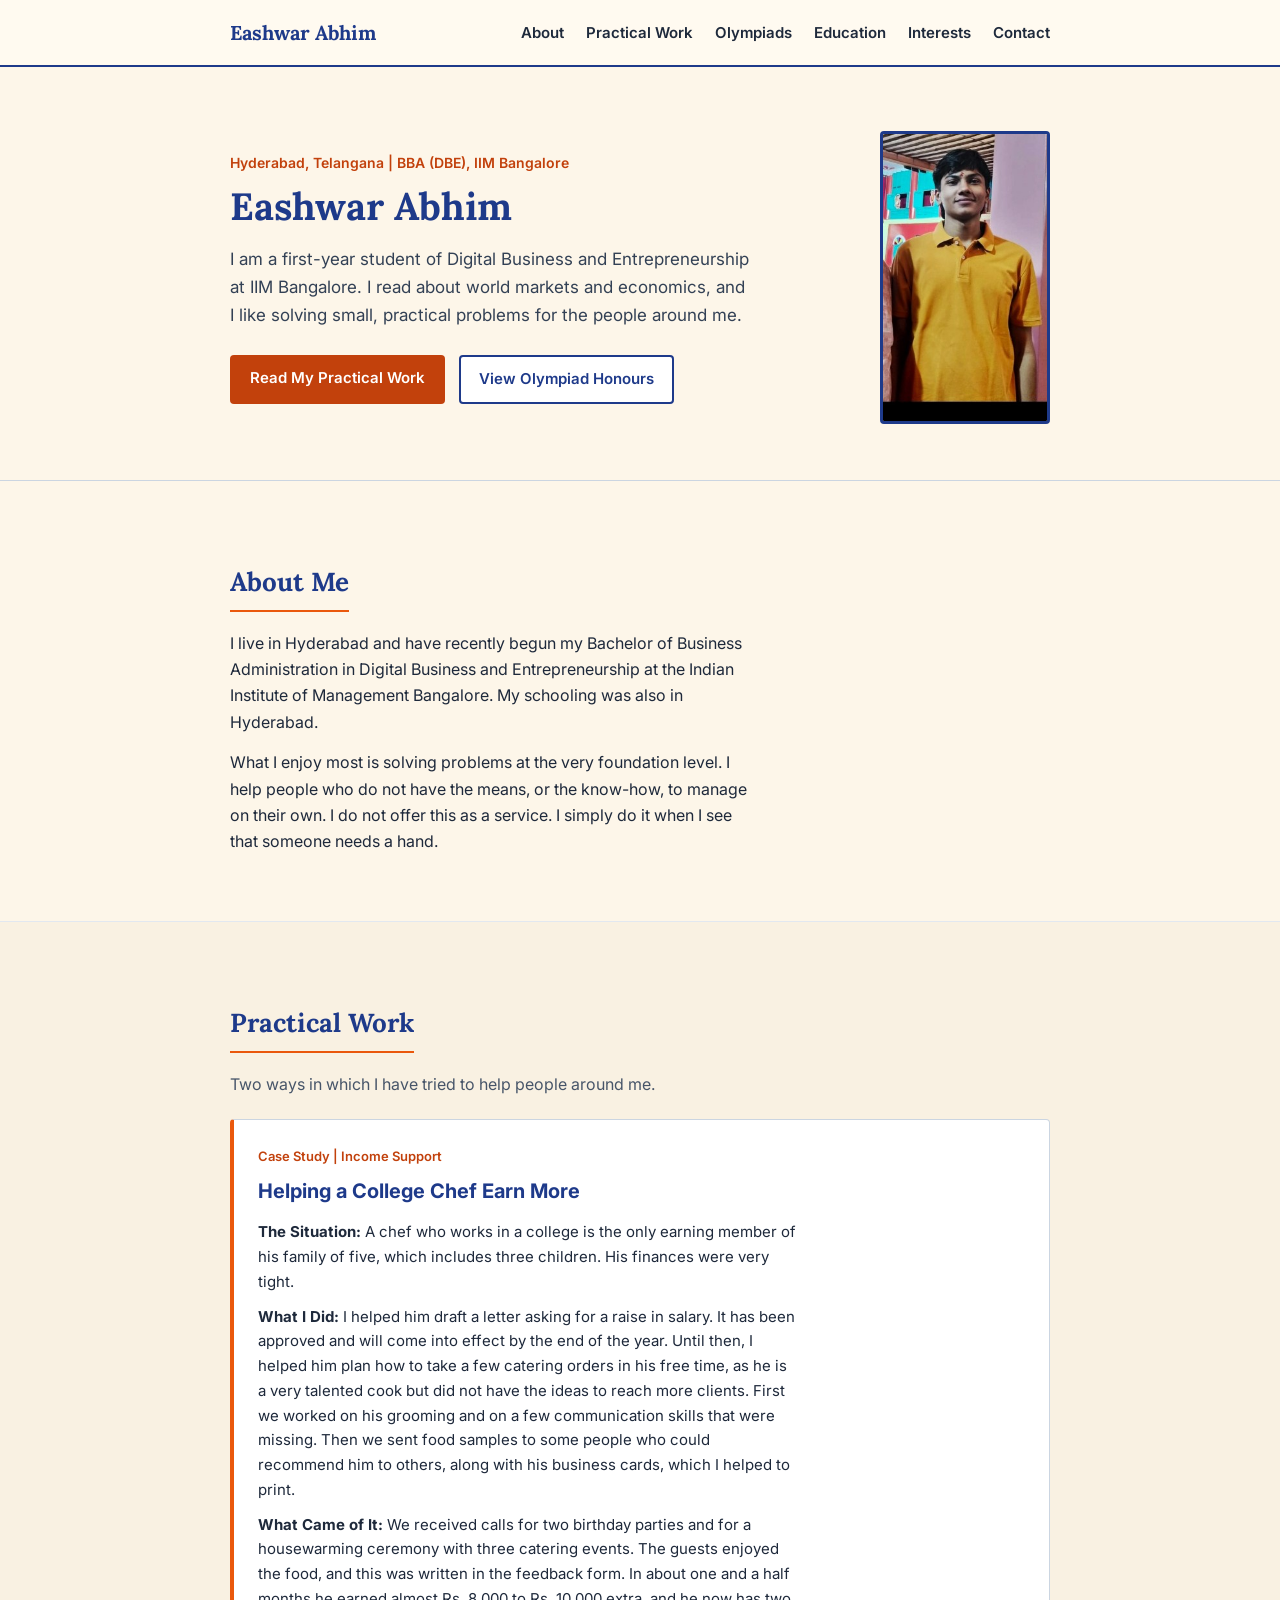
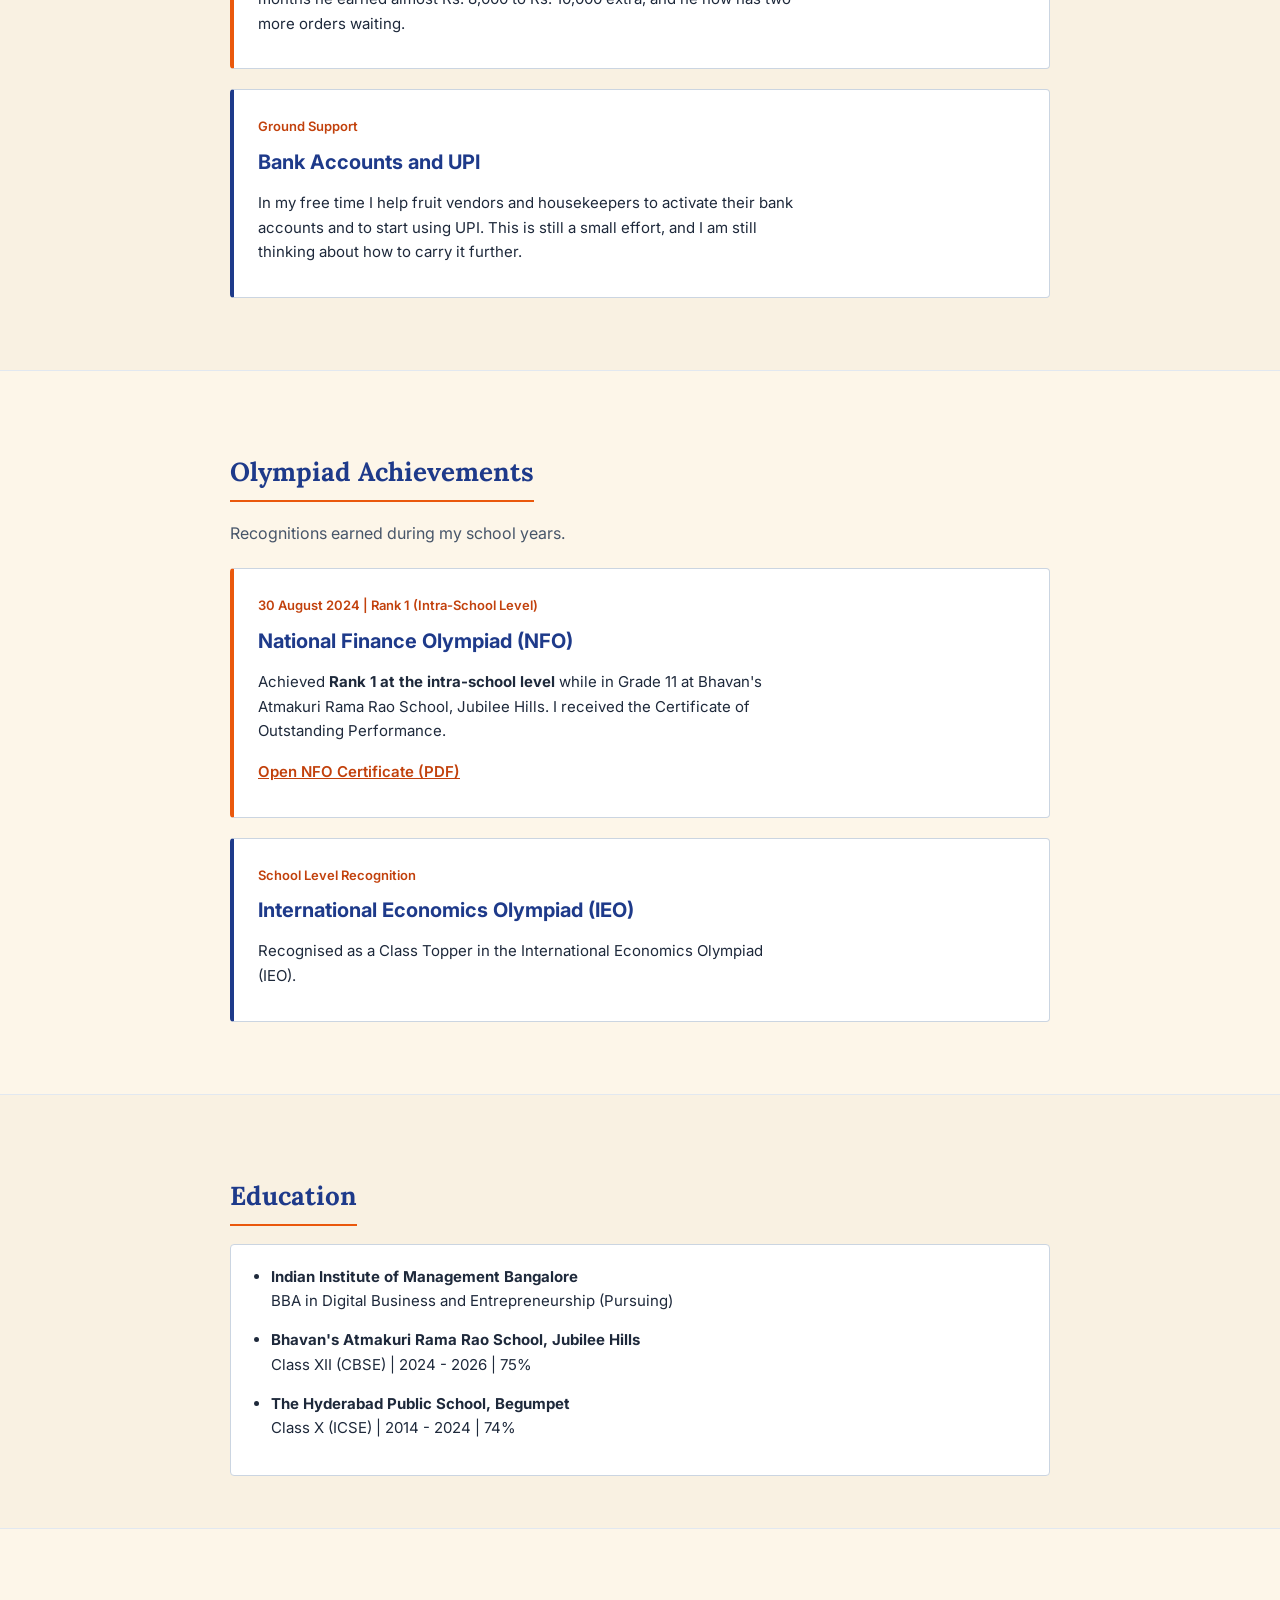
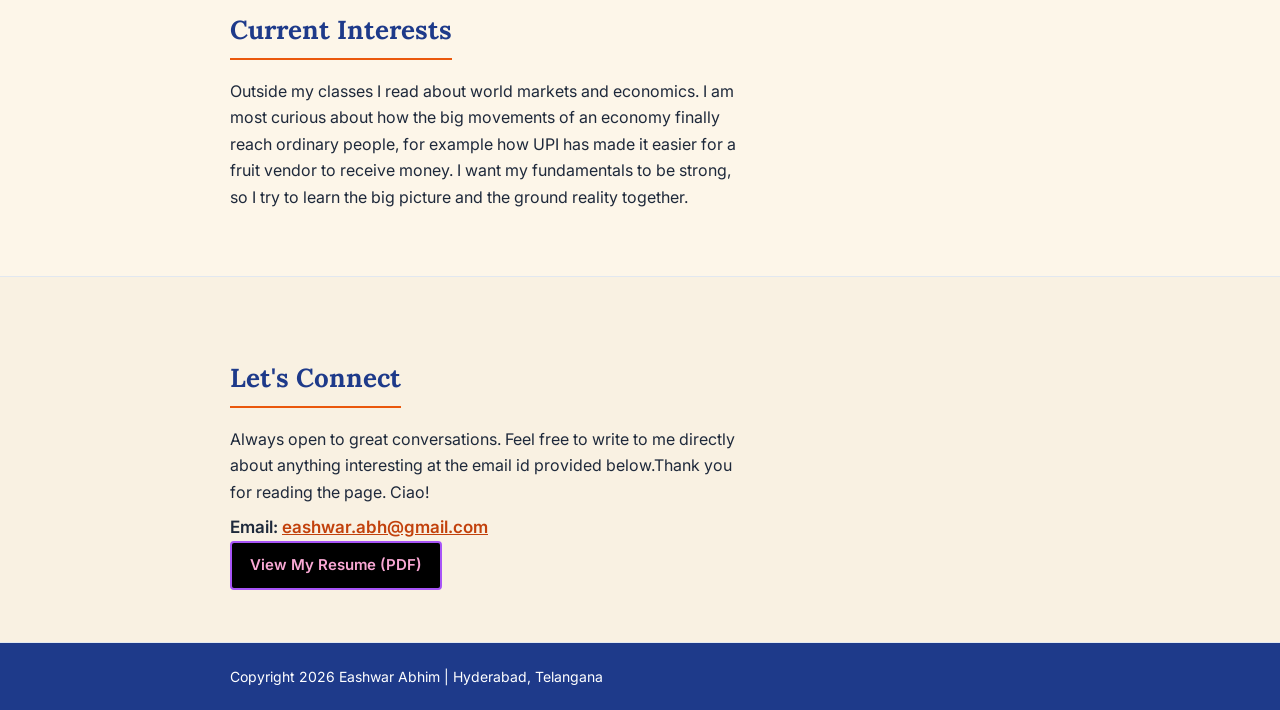
<file: index.html>
<!DOCTYPE html>
<html lang="en">
<head>
  <meta charset="UTF-8">
  <meta name="viewport" content="width=device-width, initial-scale=1.0">
  <title>Eashwar Abhim | Personal Portfolio</title>
  <!-- google fonts -->
  <link href="https://fonts.googleapis.com/css2?family=Inter:wght@400;600;700&family=Lora:wght@600;700&display=swap" rel="stylesheet">
  <link rel="stylesheet" href="style.css">
</head>
<body>

  <!-- navigation bar -->
  <header id="top-header">
    <div class="nav-container">
      <a href="#hero" class="site-logo">Eashwar Abhim</a>
      <nav class="main-nav">
        <a href="#about">About</a>
        <a href="#field-work">Practical Work</a>
        <a href="#achievements">Olympiads</a>
        <a href="#education">Education</a>
        <a href="#notes">Interests</a>
        <a href="#contact">Contact</a>
      </nav>
    </div>
  </header>

  <main>

    <!-- hero section -->
    <section id="hero" class="hero-section">
      <div class="container hero-layout">
        <div class="hero-text">
        <p class="location-tag">Hyderabad, Telangana | BBA (DBE), IIM Bangalore</p>
        <h1>Eashwar Abhim</h1>
        <p class="hero-summary">
          I am a first-year student of Digital Business and Entrepreneurship at IIM Bangalore. I read about world markets and economics, and I like solving small, practical problems for the people around me.
        </p>
        <div class="hero-actions">
          <a href="#field-work" class="btn-primary">Read My Practical Work</a>
          <a href="#achievements" class="btn-secondary">View Olympiad Honours</a>
        </div>
        </div>
        <img src="./photo.jpg" alt="Photo of Eashwar Abhim" width="170" class="hero-photo">
      </div>
    </section>

    <!-- about section -->
    <section id="about" class="content-section">
      <div class="container">
        <h2>About Me</h2>
        <div class="text-block">
          <p>
            I live in Hyderabad and have recently begun my Bachelor of Business Administration in Digital Business and Entrepreneurship at the Indian Institute of Management Bangalore. My schooling was also in Hyderabad.
          </p>
          <p>
            What I enjoy most is solving problems at the very foundation level. I help people who do not have the means, or the know-how, to manage on their own. I do not offer this as a service. I simply do it when I see that someone needs a hand.
          </p>
        </div>
      </div>
    </section>

    <!-- practical work section -->
    <section id="field-work" class="content-section alt-bg">
      <div class="container">
        <h2>Practical Work</h2>
        <p class="section-intro">Two ways in which I have tried to help people around me.</p>

        <!-- first case study -->
        <article class="work-card featured-card">
          <span class="tag-badge">Case Study | Income Support</span>
          <h3>Helping a College Chef Earn More</h3>
          <p>
            <strong>The Situation:</strong> A chef who works in a college is the only earning member of his family of five, which includes three children. His finances were very tight.
          </p>
          <p>
            <strong>What I Did:</strong> I helped him draft a letter asking for a raise in salary. It has been approved and will come into effect by the end of the year. Until then, I helped him plan how to take a few catering orders in his free time, as he is a very talented cook but did not have the ideas to reach more clients. First we worked on his grooming and on a few communication skills that were missing. Then we sent food samples to some people who could recommend him to others, along with his business cards, which I helped to print.
          </p>
          <p>
            <strong>What Came of It:</strong> We received calls for two birthday parties and for a housewarming ceremony with three catering events. The guests enjoyed the food, and this was written in the feedback form. In about one and a half months he earned almost Rs. 8,000 to Rs. 10,000 extra, and he now has two more orders waiting.
          </p>
        </article>

        <!-- second card -->
        <article class="work-card">
          <span class="tag-badge">Ground Support</span>
          <h3>Bank Accounts and UPI</h3>
          <p>
            In my free time I help fruit vendors and housekeepers to activate their bank accounts and to start using UPI. This is still a small effort, and I am still thinking about how to carry it further.
          </p>
        </article>
      </div>
    </section>

    <!-- olympiad section -->
    <section id="achievements" class="content-section">
      <div class="container">
        <h2>Olympiad Achievements</h2>
        <p class="section-intro">Recognitions earned during my school years.</p>

        <article class="work-card featured-card">
          <span class="tag-badge">30 August 2024 | Rank 1 (Intra-School Level)</span>
          <h3>National Finance Olympiad (NFO)</h3>
          <p>
            Achieved <strong>Rank 1 at the intra-school level</strong> while in Grade 11 at Bhavan's Atmakuri Rama Rao School, Jubilee Hills. I received the Certificate of Outstanding Performance.
          </p>
          <p>
            <a href="./nfo-certificate.pdf" class="cert-link">Open NFO Certificate (PDF)</a>
          </p>
        </article>

      <article class="work-card">
          <span class="tag-badge">School Level Recognition</span>
          <h3>International Economics Olympiad (IEO)</h3>
          <p>
            Recognised as a Class Topper in the International Economics Olympiad (IEO).
          </p>
        </article>
      </div>
    </section>

    <!-- education section -->
    <section id="education" class="content-section alt-bg">
      <div class="container">
        <h2>Education</h2>
        <div class="info-box">
          <ul class="clean-list">
            <li>
              <strong>Indian Institute of Management Bangalore</strong><br>
              BBA in Digital Business and Entrepreneurship (Pursuing)
            </li>
            <li>
              <strong>Bhavan's Atmakuri Rama Rao School, Jubilee Hills</strong><br/>
              Class XII (CBSE) | 2024 - 2026 | 75%
            </li>
            <li>
              <strong>The Hyderabad Public School, Begumpet</strong><br>
              Class X (ICSE) | 2014 - 2024 | 74%
            </li>
          </ul>
        </div>
      </div>
    </section>

    <!-- interests section -->
    <section id="notes" class="content-section">
      <div class="container">
        <h2>Current Interests</h2>
        <div class="text-block">
          <p>
            Outside my classes I read about world markets and economics. I am most curious about how the big movements of an economy finally reach ordinary people, for example how UPI has made it easier for a fruit vendor to receive money. I want my fundamentals to be strong, so I try to learn the big picture and the ground reality together.
          </p>
        </div>
      </div>
    </section>

    <!-- contact section -->
    <section id="contact" class="content-section alt-bg">
      <div class="container">
        <h2>Let's Connect</h2>
        <p class="text-block">
          Always open to great conversations. Feel free to write to me directly about anything interesting at the email id provided below.Thank you for reading the page. Ciao!
        </p>
        <p class="email-line" style="margin-top: 8px;">
          Email: <a href="mailto:eashwar.abh@gmail.com">eashwar.abh@gmail.com</a>
        </p>
        <p>
          <a href="./resume.pdf" class="btn-resume">View My Resume (PDF)</a>
        </p>
      </div>
    </section>

  </main>

  <!-- footer -->
  <footer id="site-footer">
    <div class="container">
      <p>Copyright 2026 Eashwar Abhim | Hyderabad, Telangana</p>
    </div>
  </footer>

</body>
</html>
</file>
<file: style.css>
/* basic reset */
* {
  box-sizing: border-box;
  margin: 0;
  padding: 0;
}

body {
  font-family: 'Inter', Arial, sans-serif;
  background-color: #fdf6e9;
  color: #1e293b;
  line-height: 1.65;
  font-size: 16px;
}

/* container keeps the lines short and easy to read */
.container {
  width: 90%;
  max-width: 820px;
  margin: 0 auto;
}

/* header and navigation bar (flexbox) */
#top-header {
  background-color: #fffaf0;
  border-bottom: 2px solid #1e3a8a;
  padding: 16px 0;
  position: sticky;
  top: 0;
}

.nav-container {
  width: 90%;
  max-width: 820px;
  margin: 0 auto;
  display: flex;
  justify-content: space-between;
  align-items: center;
  flex-wrap: wrap;
}

.site-logo {
  font-family: 'Lora', Georgia, serif;
  font-size: 20px;
  font-weight: 700;
  color: #1e3a8a;
  text-decoration: none
}

.main-nav a {
  color: #1e293b;
  text-decoration: none;
  margin-left: 18px;
  font-size: 15px;
  font-weight: 600;
}

.main-nav a:hover {
  color: #c2410c;
}

.main-nav a:active {
  color: #1e3a8a;
}

/* hero section */
.hero-layout {
  display: flex;
  justify-content: space-between;
  align-items: center;
  gap: 30px;
  flex-wrap: wrap;
}

.hero-photo {
  border: 3px solid #1e3a8a;
  border-radius: 4px;
}

.hero-section {
  background-color: #fdf6e9;
  padding: 64px 0 3.5rem 0;
  border-bottom: 1px solid #cbd5e1;
}

.location-tag {
  color: #c2410c;
  font-weight: 600;
  font-size: 14px;
  margin-bottom: 10px;
}

h1 {
  font-family: 'Lora', Georgia, serif;
  font-size: 38px;
  color: #1e3a8a;
  margin-bottom: 16px;
  line-height: 1.2;
}

.hero-summary {
  max-width: 520px;
  font-size: 17px;
  color: #334155;
  margin-bottom: 26px;
}

.hero-actions {
  display: flex;
  gap: 14px;
  flex-wrap: wrap
}

.btn-primary {
  font-family: 'Inter', Arial, sans-serif;
  background-color: #c2410c;
  color: white;
  text-decoration: none;
  padding: 11px 20px;
  border-radius: 4px;
  font-weight: 600;
  font-size: 15px;
}

.btn-secondary {
  font-family: 'Inter', Arial, sans-serif;
  background-color: #ffffff;
  color: #1e3a8a;
  text-decoration: none;
  padding: 10px 18px;
  border: 2px solid #1e3a8a;
  border-radius: 4px;
  font-weight: 600;
  font-size: 15px;
}

/* resume button */
.btn-resume {
  display: inline-block;
  background-color: #000000;
  color: #f9a8d4;
  border: 2px solid #a855f7;
  text-decoration: none;
  padding: 10px 18px;
  border-radius: 4px;
  font-weight: 600;
  font-size: 15px;
}

/* sections */
.content-section {
  padding: 40px 0;
  padding: 80px 0 52px 0;
}

.alt-bg {
  background-color: #f9f1e2;
  border-top: 1px solid #e2e8f0;
  border-bottom: 1px solid #e2e8f0;
}

h2 {
  font-family: 'Lora', Georgia, serif;
  font-size: 26px;
  color: #1e3a8a;
  margin-bottom: 18px;
  padding-bottom: 6px;
  border-bottom: 2px solid #ea580c;
  display: inline-block;
}

.section-intro {
  color: #475569;
  margin-bottom: 22px;
}

.text-block {
  max-width: 520px;
}

.text-block p {
  margin-bottom: 14px;
}

/* cards */
.work-card {
  background-color: #ffffff;
  border: 1px solid #cbd5e1;
  border-left: 4px solid #1e3a8a;
  padding: 22px 24px;
  margin-bottom: 20px;
  border-radius: 4px;
}

.featured-card {
  border-left: 4px solid #ea580c;
}

.tag-badge {
  display: inline-block;
  font-size: 13px;
  font-size: 13px;
  font-weight: 600;
  color: #c2410c;
  margin-bottom: 8px;
}

.work-card h3 {
  font-family: 'Inter', Arial, sans-serif;
  font-size: 20px;
  color: #1e3a8a;
  margin-bottom: 12px;
}

.work-card p {
  max-width: 540px;
  margin-bottom: 10px;
  font-size: 15px;
}

.cert-link {
  display: inline-block;
  margin-top: 6px;
  color: #c2410c;
  font-weight: 600;
  text-decoration: underline;
  font-size: 15px;
}

/* education box */
.info-box {
  background-color: #ffffff;
  border: 1px solid #cbd5e1;
  padding: 20px;
  border-radius: 4px;
}

.clean-list {
  padding-left: 20px
}

.clean-list li {
  margin-bottom: 14px;
  font-size: 15px;
}

/* this was for a two column layout, not using it now (will delete later) */
.two-column-layout {
  display: flex;
  gap: 20px;
}

/* contact and footer */
.email-line {
  font-size: 17px;
  font-weight: 600;
  margin-top: 8px;
}

.email-line a {
  color: #c2410c;
  text-decoration: underline;
}

#site-footer {
  background-color: #1e3a8a;
  color: #ffffff;
  padding: 22px 0;
  font-size: 14px;
}
ol {
  padding-left: 20px;
  font-size: 15px;
}
/* mobile screens */
@media (max-width: 680px) {
  #top-header {
    position: static;
  }

  .nav-container {
    flex-direction: column;
    align-items: flex-start;
  }

  .main-nav {
    margin-top: 10px;
  }

  .main-nav a {
    display: inline-block;
    padding: 8px 0;
    margin-left: 0;
    margin-right: 14px;
    font-size: 14px;
  }

  h1 {
    font-size: 30px;
  }

  .content-section {
    padding: 40px 0;
  }

  .work-card {
    padding: 18px 16px;
  }
}
</file>
